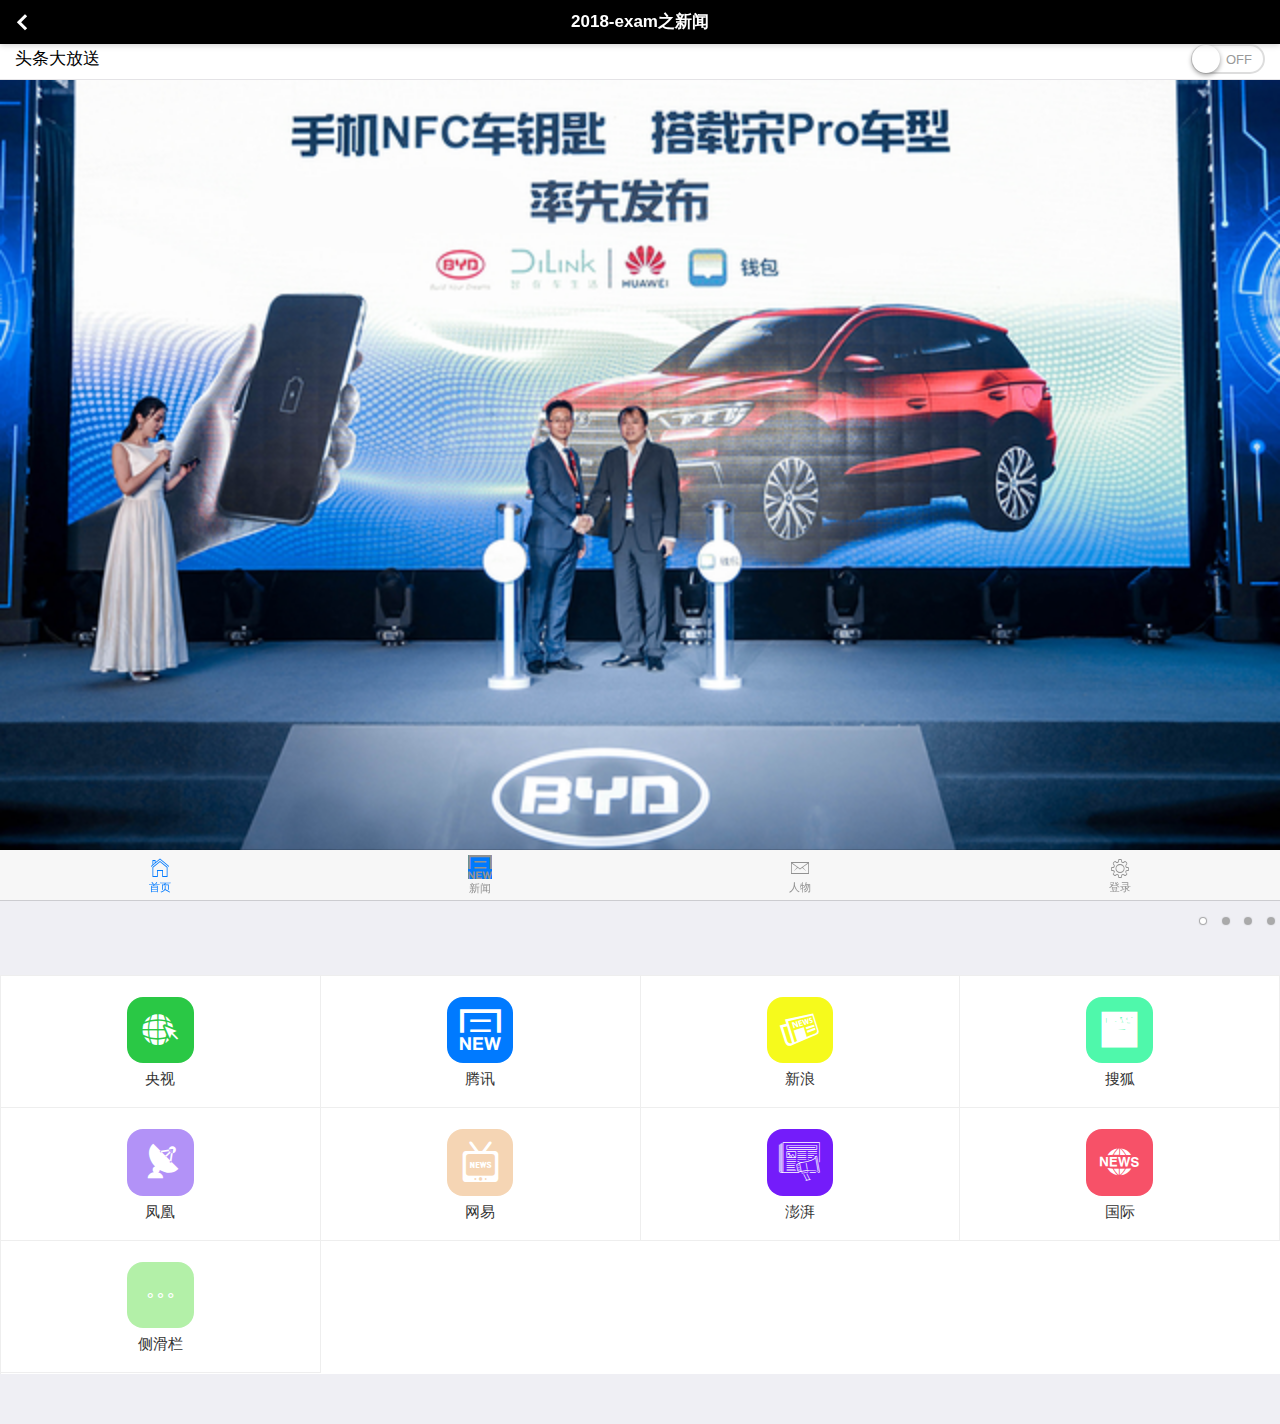
<file: 183014132刘心如-APP制作/qmxm/index.html>
<!DOCTYPE html>
<html>

	<head>
		<meta charset="utf-8">
		<title>Hello MUI</title>
		<meta name="viewport" content="width=device-width, initial-scale=1,maximum-scale=1,user-scalable=no">
		<meta name="apple-mobile-web-app-capable" content="yes">
		<meta name="apple-mobile-web-app-status-bar-style" content="black">

		<!--标准mui.css-->
		<link rel="stylesheet" href="css/mui.min.css">
		<link rel="stylesheet" href="css/exam.css">
		<link rel="stylesheet" type="text/css" href="fonts/iconfont.css"/>
		
		<!--App自定义的css-->
		<!--<link rel="stylesheet" type="text/css" href="../css/app.css"/>-->
	</head>

	<body>
		<header class="mui-bar mui-bar-nav">
			<a class="mui-action-back mui-icon mui-icon-left-nav mui-pull-left"></a>
			<h1 class="mui-title">2018-exam之新闻</h1>
		</header>
		<div class="mui-content">
			<ul class="mui-table-view mui-table-view-chevron">
				<li id="switch" class="mui-table-view-cell">
					头条大放送
					<div class="mui-switch">
						<div class="mui-switch-handle"></div>
					</div>
				</li>
			</ul>
			<div id="slider" class="mui-slider">
				<div class="mui-slider-group mui-slider-loop">
					<!-- 额外增加的一个节点(循环轮播：第一个节点是最后一张轮播) -->
					<div class="mui-slider-item mui-slider-item-duplicate">
						<a href="#">
							<img src="images/b4.jpeg">
							<p class="mui-slider-title">中国成功发射中巴地球资源卫星04A星等9颗卫星</p>
						</a>
					</div>
					<div class="mui-slider-item">
						<a href="#">
							<img src="images/b3.png">
							<p class="mui-slider-title">比亚迪和华为联手了</p>
						</a>
					</div>
					<div class="mui-slider-item">
						<a href="#">
							<img src="images/b1.jpg">
							<p class="mui-slider-title">澳门特区政府在金莲花广场举行升旗仪式</p>
						</a>
					</div>
					<div class="mui-slider-item">
						<a href="#">
							<img src="images/b4.jpeg">
							<p class="mui-slider-title">这枚“上海制造”火箭牛气！</p>
						</a>
					</div>
					<div class="mui-slider-item">
						<a href="#">
							<img src="images/b6.jpeg">
							<p class="mui-slider-title">阿里宣布新一轮组织升级</p>
						</a>
					</div>
					<!-- 额外增加的一个节点(循环轮播：最后一个节点是第一张轮播) -->
					<div class="mui-slider-item mui-slider-item-duplicate">
						<a href="#">
							<img src="images/b5.jpeg">
							<p class="mui-slider-title">十年IoT，腾讯不着急</p>
						</a>
					</div>
				</div>
				<div class="mui-slider-indicator mui-text-right">
					<div class="mui-indicator mui-active"></div>
					<div class="mui-indicator"></div>
					<div class="mui-indicator"></div>
					<div class="mui-indicator"></div>
				</div>
			</div>
		</div>
		<nav class="mui-bar mui-bar-tab">
		    <a class="mui-tab-item mui-active">
		        <span class="mui-icon mui-icon-home"></span>
		        <span class="mui-tab-label">首页</span>
		    </a>
		    <a class="mui-tab-item" href="imageviewer.html">
		        <span class="mui-icon iconfont icon-tengxun"></span>
		        <span class="mui-tab-label">新闻</span>
		    </a>
		    <a class="mui-tab-item" href="page1.html">
		        <span class="mui-icon mui-icon-email"></span>
		        <span class="mui-tab-label">人物</span>
		    </a>
		    <a class="mui-tab-item" href="login.html">
		        <span class="mui-icon mui-icon-gear"></span>
		        <span class="mui-tab-label">登录</span>
		    </a>
		</nav>
		<div class="mui-content">
		        <ul class="mui-table-view mui-grid-view mui-grid-9">
		            <li class="mui-table-view-cell mui-media mui-col-xs-4 mui-col-sm-3"><a href="http://news.cctv.com/">
		                    <span class="mui-icon iconfont icon-yangshi"></span>
		                    <div class="mui-media-body">央视</div></a></li>
		            <li class="mui-table-view-cell mui-media mui-col-xs-4 mui-col-sm-3"><a href="https://news.qq.com/">
		                    <span class="mui-icon iconfont icon-tengxun"></span>
		                    <div class="mui-media-body">腾讯</div></a></li>
		            <li class="mui-table-view-cell mui-media mui-col-xs-4 mui-col-sm-3"><a href="#">
		                    <span class="mui-icon iconfont icon-xinlang"></span>
		                    <div class="mui-media-body">新浪</div></a></li>
		            <li class="mui-table-view-cell mui-media mui-col-xs-4 mui-col-sm-3"><a href="http://news.sohu.com/">
		                    <span class="mui-icon iconfont icon-souhu"></span>
		                    <div class="mui-media-body">搜狐</div></a></li>
		            <li class="mui-table-view-cell mui-media mui-col-xs-4 mui-col-sm-3"><a href="http://news.ifeng.com/">
		                    <span class="mui-icon iconfont icon-fenghuang"></span>
		                    <div class="mui-media-body">凤凰</div></a></li>
		            <li class="mui-table-view-cell mui-media mui-col-xs-4 mui-col-sm-3"><a href="https://news.163.com/">
		                    <span class="mui-icon iconfont icon-wangyi"></span>
		                    <div class="mui-media-body">网易</div></a></li>
		            <li class="mui-table-view-cell mui-media mui-col-xs-4 mui-col-sm-3"><a href="http://www.thepaper.cn/">
		                    <span class="mui-icon iconfont icon-pengpai"></span>
		                    <div class="mui-media-body">澎湃</div></a></li>
		            <li class="mui-table-view-cell mui-media mui-col-xs-4 mui-col-sm-3"><a href="http://www.cri.cn/index.html">
		                    <span class="mui-icon iconfont icon-guoji"></i></span>
		                    <div class="mui-media-body">国际</div></a></li>
		           <li class="mui-table-view-cell mui-media mui-col-xs-4 mui-col-sm-3"><a href="offcanvas-drag-left.html">
		                    <span class="mui-icon mui-icon-more"></span>
		                    <div class="mui-media-body">侧滑栏</div></a></li>
		        </ul> 
		</div>
	</body>
	<script src="js/mui.min.js"></script>
	<script>
		mui.init({
			swipeBack:true //启用右滑关闭功能
		});
		var slider = mui("#slider");
		document.getElementById("switch").addEventListener('toggle', function(e) {
			if (e.detail.isActive) {
				slider.slider({
					interval: 5000
				});
			} else {
				slider.slider({
					interval: 0
				});
			}
		});
	</script>
		<script >
        	mui.init();   	mui('body').on('tap','a',function(){document.location.href=this.href;});
	   </script>
</html>
</file>
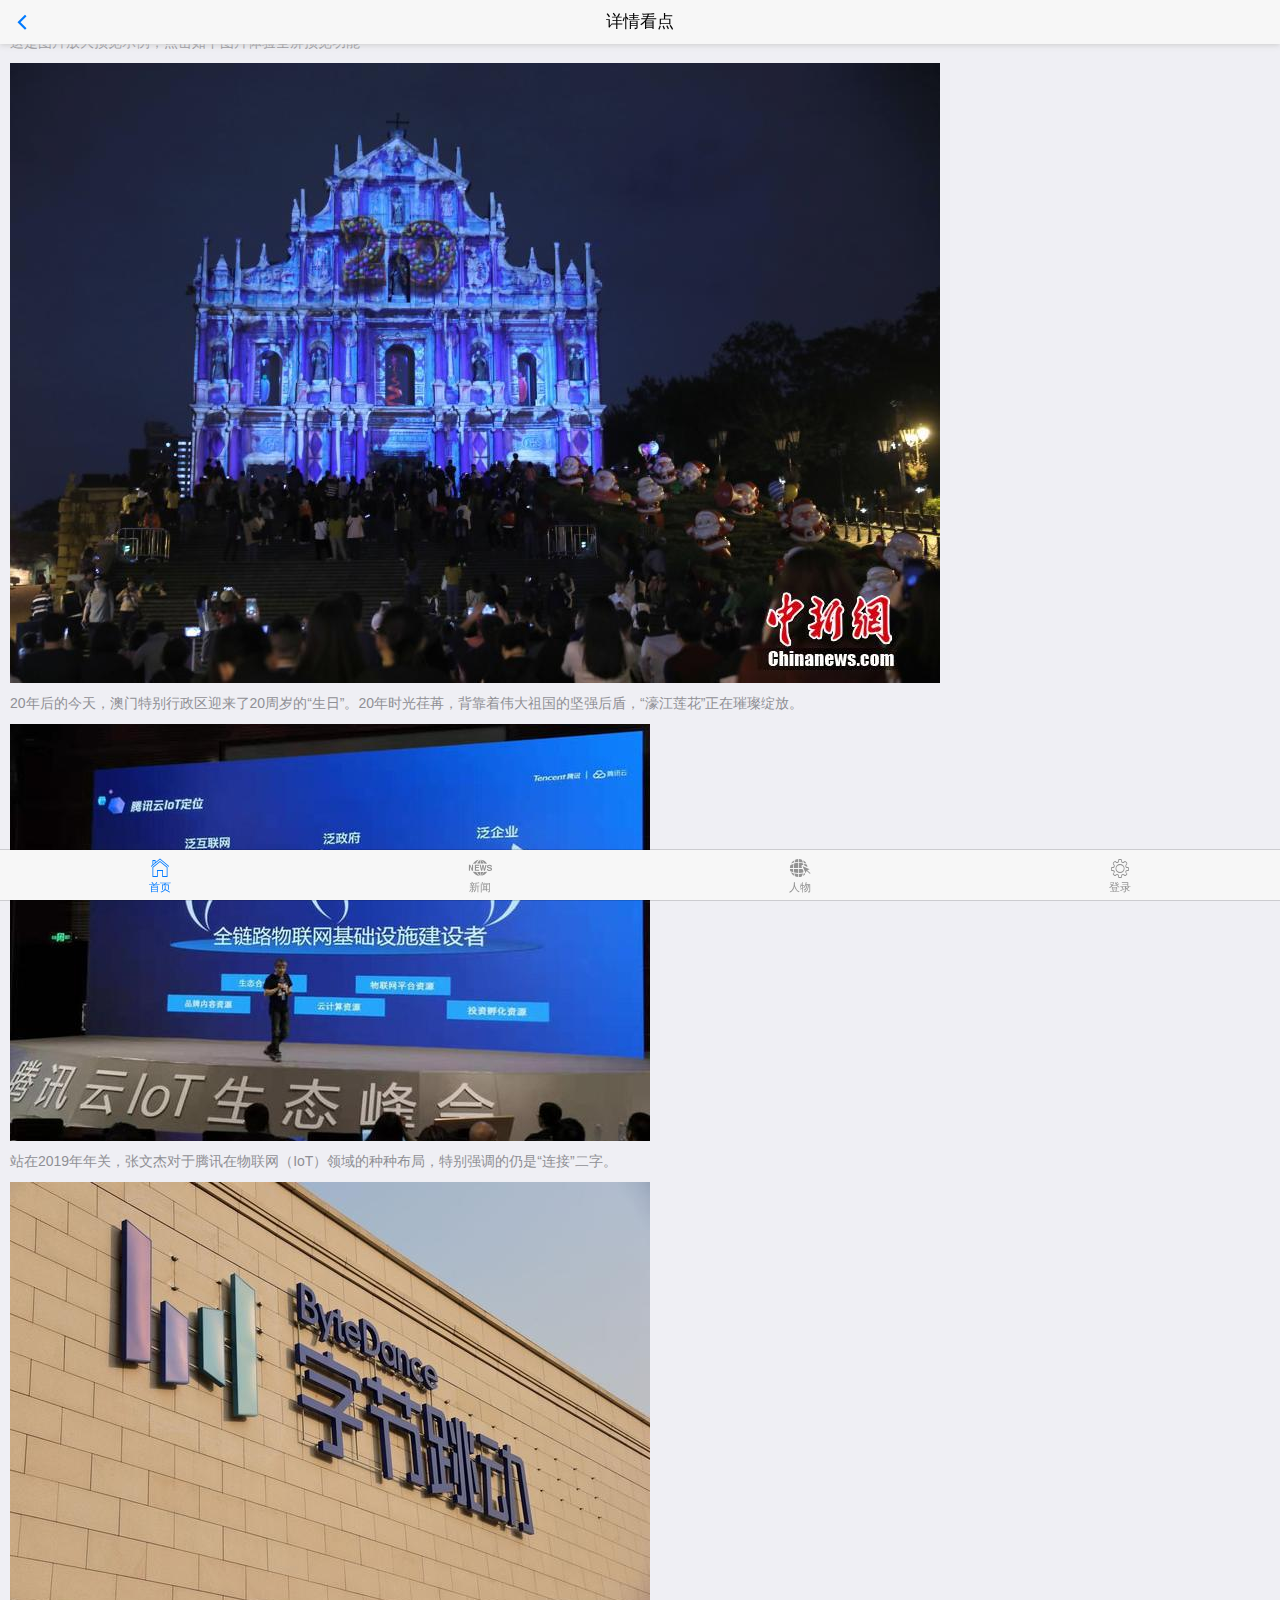
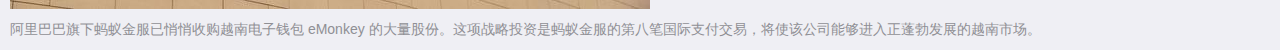
<file: 183014132刘心如-APP制作/qmxm/imageviewer.html>
<html>

	<head>
		<meta charset="utf-8">
		<title>Hello MUI</title>
		<meta name="viewport" content="width=device-width, initial-scale=1,maximum-scale=1,user-scalable=no">
		<meta name="apple-mobile-web-app-capable" content="yes">
		<meta name="apple-mobile-web-app-status-bar-style" content="black">
		<!--标准mui.css-->
		<link rel="stylesheet" href="css/mui.min.css">
		<link rel="stylesheet" type="text/css" href="fonts/iconfont.css"/>
		<!--App自定义的css-->
		<style type="text/css">
			.mui-preview-image.mui-fullscreen {
				position: fixed;
				z-index: 20;
				background-color: #000;
			}
			.mui-preview-header,
			.mui-preview-footer {
				position: absolute;
				width: 100%;
				left: 0;
				z-index: 10;
			}
			.mui-preview-header {
				height: 44px;
				top: 0;
			}
			.mui-preview-footer {
				height: 50px;
				bottom: 0px;
			}
			.mui-preview-header .mui-preview-indicator {
				display: block;
				line-height: 25px;
				color: #fff;
				text-align: center;
				margin: 15px auto 4;
				width: 70px;
				background-color: rgba(0, 0, 0, 0.4);
				border-radius: 12px;
				font-size: 16px;
			}
			.mui-preview-image {
				display: none;
				-webkit-animation-duration: 0.5s;
				animation-duration: 0.5s;
				-webkit-animation-fill-mode: both;
				animation-fill-mode: both;
			}
			.mui-preview-image.mui-preview-in {
				-webkit-animation-name: fadeIn;
				animation-name: fadeIn;
			}
			.mui-preview-image.mui-preview-out {
				background: none;
				-webkit-animation-name: fadeOut;
				animation-name: fadeOut;
			}
			.mui-preview-image.mui-preview-out .mui-preview-header,
			.mui-preview-image.mui-preview-out .mui-preview-footer {
				display: none;
			}
			.mui-zoom-scroller {
				position: absolute;
				display: -webkit-box;
				display: -webkit-flex;
				display: flex;
				-webkit-box-align: center;
				-webkit-align-items: center;
				align-items: center;
				-webkit-box-pack: center;
				-webkit-justify-content: center;
				justify-content: center;
				left: 0;
				right: 0;
				bottom: 0;
				top: 0;
				width: 100%;
				height: 100%;
				margin: 0;
				-webkit-backface-visibility: hidden;
			}
			.mui-zoom {
				-webkit-transform-style: preserve-3d;
				transform-style: preserve-3d;
			}
			.mui-slider .mui-slider-group .mui-slider-item img {
				width: auto;
				height: auto;
				max-width: 100%;
				max-height: 100%;
			}
			.mui-android-4-1 .mui-slider .mui-slider-group .mui-slider-item img {
				width: 100%;
			}
			.mui-android-4-1 .mui-slider.mui-preview-image .mui-slider-group .mui-slider-item {
				display: inline-table;
			}
			.mui-android-4-1 .mui-slider.mui-preview-image .mui-zoom-scroller img {
				display: table-cell;
				vertical-align: middle;
			}
			.mui-preview-loading {
				position: absolute;
				width: 100%;
				height: 100%;
				top: 0;
				left: 0;
				display: none;
			}
			.mui-preview-loading.mui-active {
				display: block;
			}
			.mui-preview-loading .mui-spinner-white {
				position: absolute;
				top: 50%;
				left: 50%;
				margin-left: -25px;
				margin-top: -25px;
				height: 50px;
				width: 50px;
			}
			.mui-preview-image img.mui-transitioning {
				-webkit-transition: -webkit-transform 0.5s ease, opacity 0.5s ease;
				transition: transform 0.5s ease, opacity 0.5s ease;
			}
			@-webkit-keyframes fadeIn {
				0% {
					opacity: 0;
				}
				100% {
					opacity: 1;
				}
			}
			@keyframes fadeIn {
				0% {
					opacity: 0;
				}
				100% {
					opacity: 1;
				}
			}
			@-webkit-keyframes fadeOut {
				0% {
					opacity: 1;
				}
				100% {
					opacity: 0;
				}
			}
			@keyframes fadeOut {
				0% {
					opacity: 1;
				}
				100% {
					opacity: 0;
				}
			}
			p img {
				max-width: 100%;
				height: auto;
			}
		</style>

	</head>

	<body>
		<header class="mui-bar mui-bar-nav">
			<a class="mui-action-back mui-icon mui-icon-left-nav mui-pull-left"></a>
			<h1 class="mui-title">详情看点</h1>
		</header>
		<div class="mui-content">
			<div class="mui-content-padded">
				<p>这是图片放大预览示例，点击如下图片体验全屏预览功能</p>
				<p>
					<img src="images/b1.jpg" data-preview-src="" data-preview-group="1" />
				</p>
				<p>20年后的今天，澳门特别行政区迎来了20周岁的“生日”。20年时光荏苒，背靠着伟大祖国的坚强后盾，“濠江莲花”正在璀璨绽放。</p>
				<p>
					<img src="images/b5.jpeg" data-preview-src="" data-preview-group="1" />
				</p>
				<p>站在2019年年关，张文杰对于腾讯在物联网（IoT）领域的种种布局，特别强调的仍是“连接”二字。 </p>
				<p>
					<img src="images/b6.jpeg" data-preview-src="" data-preview-group="1" />
				</p>
				<p>阿里巴巴旗下蚂蚁金服已悄悄收购越南电子钱包 eMonkey 的大量股份。这项战略投资是蚂蚁金服的第八笔国际支付交易，将使该公司能够进入正蓬勃发展的越南市场。</p>
			</div>
		</div>
		<nav class="mui-bar mui-bar-tab">
		    <a class="mui-tab-item mui-active" href="index.html">
		        <span class="mui-icon mui-icon-home"></span>
		        <span class="mui-tab-label">首页</span>
		    </a>
		    <a class="mui-tab-item" href="imageviewer.html">
		        <span class="mui-icon iconfont icon-guoji"></span>
		        <span class="mui-tab-label">新闻</span>
		    </a>
		    <a class="mui-tab-item" href="page1.html">
		        <span class="mui-icon iconfont icon-renwu"></span>
		        <span class="mui-tab-label">人物</span>
		    </a>
		    <a class="mui-tab-item" href="login.html">
		        <span class="mui-icon mui-icon-gear"></span>
		        <span class="mui-tab-label">登录</span>
		    </a>
		</nav>
	</body>
	<script src="js/mui.min.js"></script>
	<script src="js/mui.zoom.js"></script>
	<script src="js/mui.previewimage.js"></script>
	<script>
		mui.previewImage();
	</script>
    <script >
        	mui.init();   	mui('body').on('tap','a',function(){document.location.href=this.href;});
	   </script>
</html>
</file>
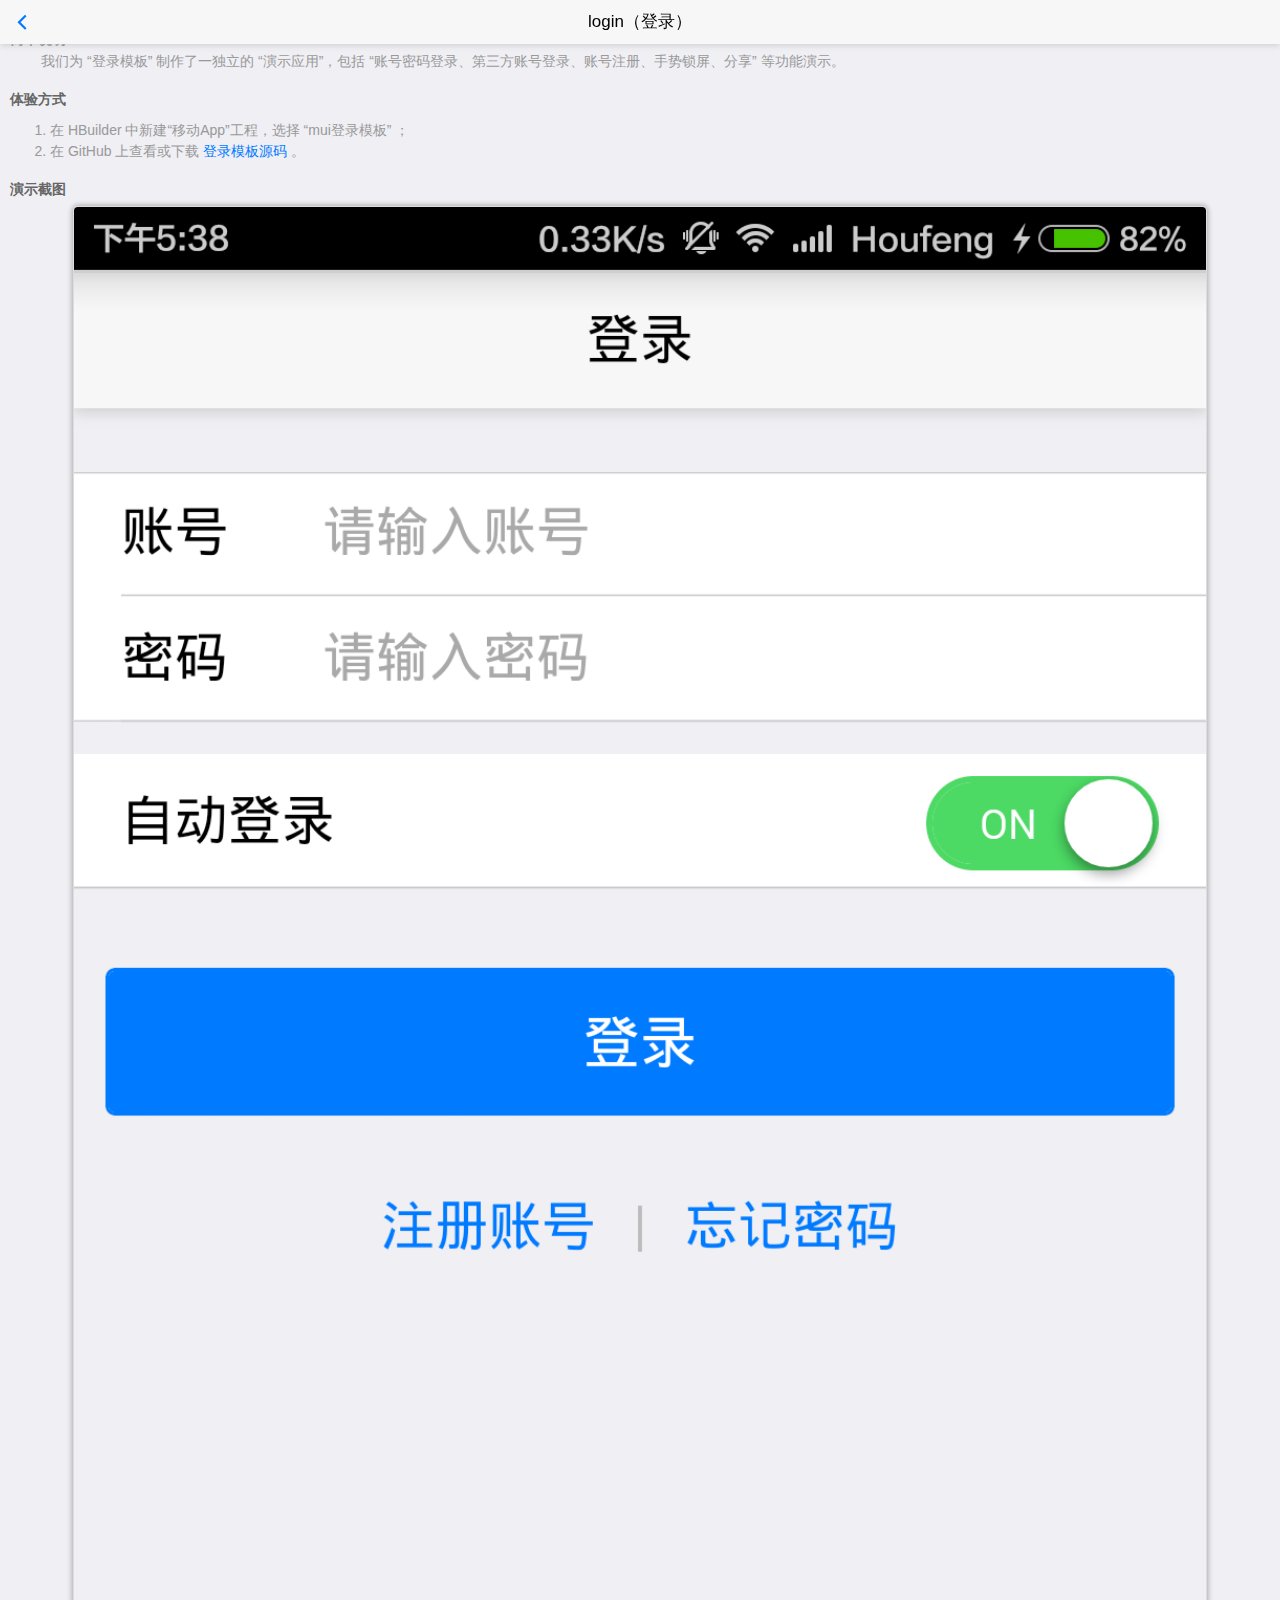
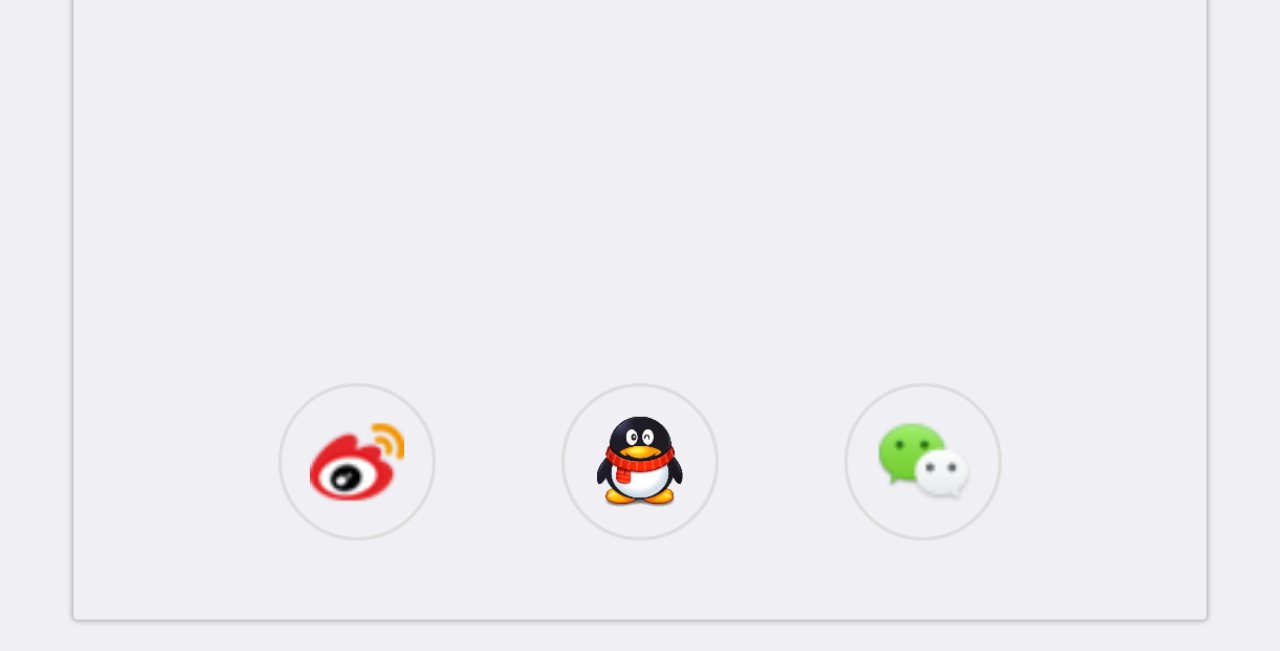
<file: 183014132刘心如-APP制作/qmxm/login.html>
<!DOCTYPE html>
<html>

	<head>
		<meta charset="utf-8">
		<meta name="viewport" content="width=device-width,initial-scale=1,minimum-scale=1,maximum-scale=1,user-scalable=no" />
		<title></title>
		<link href="css/mui.min.css" rel="stylesheet" />
		<!--App自定义的css-->
		<link rel="stylesheet" type="text/css" href="css/app.css" />
		<style>
			h5,
			p,
			ol,
			li {
				color: #666;
				font-size: 14px;
			}
			h5 {
				font-weight: bold;
			}
			p,
			ol {
				padding: 5px auto;
				margin-bottom: 20px;
			}
			p,
			li {
				color: #999;
			}
			img {
				width: 90%;
				border: solid 1px #ddd;
				border-radius: 5px;
				box-shadow: 0px 0px 5px 1px #aaa;
				margin: 5px auto;
			}
		</style>
	</head>

	<body>
		<header class="mui-bar mui-bar-nav">
			<a class="mui-action-back mui-icon mui-icon-left-nav mui-pull-left"></a>
			<h1 class="mui-title">login（登录）</h1>
		</header>
		<div class="mui-content">
			<div class="mui-content-padded">
				<h5>简单说明</h5>
				<p>
					&nbsp;&nbsp;&nbsp;&nbsp;&nbsp;&nbsp;&nbsp;&nbsp;我们为 “登录模板” 制作了一独立的 “演示应用”，包括 “账号密码登录、第三方账号登录、账号注册、手势锁屏、分享” 等功能演示。
				</p>
				<h5>体验方式</h5>
				<ol>
					<li>在 HBuilder 中新建“移动App”工程，选择 “mui登录模板” ；</li>
					<li>在 GitHub 上查看或下载 <a _src='https://github.com/dcloudio/mui/tree/master/examples/login'>登录模板源码</a> 。
					</li>
				</ol>
				<h5>演示截图</h5>
				<p style="text-align: center;">
					<img src="images/login-1.png" />
				</p>
			</div>
		</div>
		<script src="js/mui.min.js"></script>
		<script type="text/javascript" charset="utf-8">
			(function(mui, window, document, undefined) {
				mui.init();
				var qsa = function() {
					return [].slice.call(document.querySelectorAll.apply(document, arguments));
				};
				qsa("[_src]").forEach(function(item) {
					item.addEventListener('tap', function() {
						var url = this.getAttribute('_src');
						if (url) {
							plus.runtime.openURL(url);
						};
					}, false);
				});
			})(mui, window, document, undefined);
		</script>
	</body>

</html>
</file>
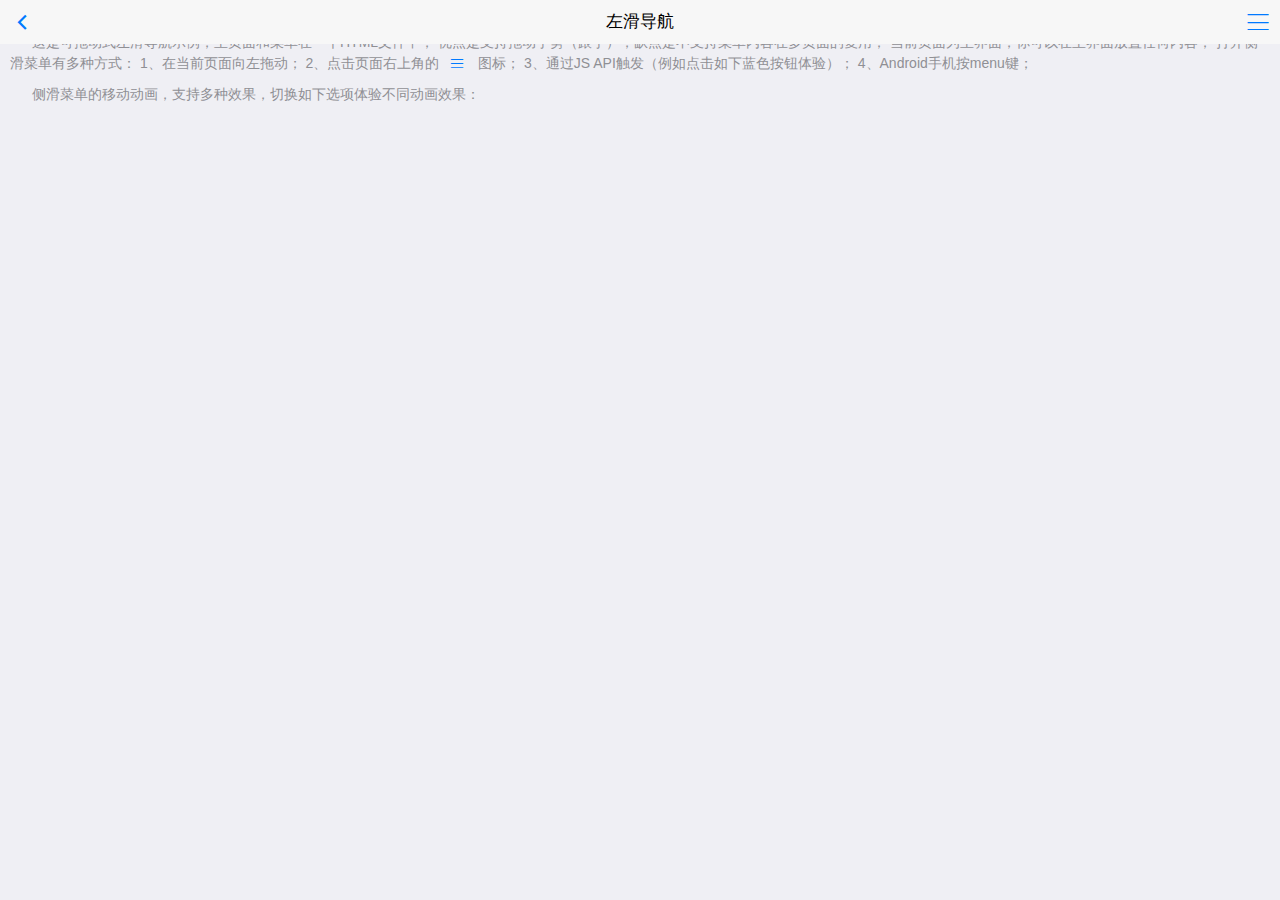
<file: 183014132刘心如-APP制作/qmxm/offcanvas-drag-left.html>
<!DOCTYPE html>
<html>

	<head>
		<meta charset="utf-8">
		<title>Hello MUI</title>
		<meta name="viewport" content="width=device-width, initial-scale=1,maximum-scale=1,user-scalable=no">
		<meta name="apple-mobile-web-app-capable" content="yes">
		<meta name="apple-mobile-web-app-status-bar-style" content="black">

		<link rel="stylesheet" href="css/mui.min.css">
		<style>
			html,
			body {
				background-color: #efeff4;
			}
			p {
				text-indent: 22px;
			}
			span.mui-icon {
				font-size: 14px;
				color: #007aff;
				margin-left: -15px;
				padding-right: 10px;
			}
			.mui-off-canvas-right {
				color: #fff;
			}
			.title {
				margin: 35px 15px 10px;
			}
			.title+.content {
				margin: 10px 15px 35px;
				color: #bbb;
				text-indent: 1em;
				font-size: 14px;
				line-height: 24px;
			}
			input {
				color: #000;
			}
		</style>
	</head>

	<body>
		<!--侧滑菜单容器-->
		<div id="offCanvasWrapper" class="mui-off-canvas-wrap mui-draggable">
			<!--菜单部分-->
			<aside id="offCanvasSide" class="mui-off-canvas-right">
				<div id="offCanvasSideScroll" class="mui-scroll-wrapper">
					<div class="mui-scroll">
						<div class="title">侧滑导航</div>
						<div class="content">
							这是可拖动式侧滑菜单示例，你可以在这里放置任何内容；关闭侧滑菜单有多种方式： 1.在手机屏幕任意位置向右拖动(drag)；2.点击本侧滑菜单页之外的任意位置; 3.点击如下红色按钮
							<span class="android-only">；4.Android手机按back键；5.Android手机按menu键
							</span>。
							
						</div>
						<div class="title" style="margin-bottom: 25px;">侧滑列表示例</div>
						<ul class="mui-table-view mui-table-view-chevron mui-table-view-inverted">
							<li class="mui-table-view-cell">
								<a class="mui-navigate-right">
									广州非遗
								</a>
							</li>
							<li class="mui-table-view-cell">
								<a class="mui-navigate-right">
									东莞非遗
								</a>
							</li>
							<li class="mui-table-view-cell">
								<a class="mui-navigate-right">
									梅州非遗
								</a>
							</li>
							<li class="mui-table-view-cell">
								<a class="mui-navigate-right">
									江西非遗
								</a>
							</li>
							<li class="mui-table-view-cell">
								<a class="mui-navigate-right">
									非遗
								</a>
							</li>
							<li class="mui-table-view-cell">
								<a class="mui-navigate-right">
								非遗
							</a>
							</li>

						</ul>
					</div>
				</div>
			</aside>
			<div class="mui-inner-wrap">
				<header class="mui-bar mui-bar-nav">
					<a class="mui-action-back mui-icon mui-icon-back mui-pull-left"></a>
					<a id="offCanvasBtn" href="#offCanvasSide" class="mui-icon mui-action-menu mui-icon-bars mui-pull-right"></a>
					<h1 class="mui-title">左滑导航</h1>
				</header>
				<div id="offCanvasContentScroll" class="mui-content mui-scroll-wrapper">
					<div class="mui-scroll">
						<div class="mui-content-padded">
							<p>这是可拖动式左滑导航示例，主页面和菜单在一个HTML文件中， 优点是支持拖动手势（跟手），缺点是不支持菜单内容在多页面的复用； 当前页面为主界面，你可以在主界面放置任何内容； 打开侧滑菜单有多种方式： 1、在当前页面向左拖动； 2、点击页面右上角的
								<span class="mui-icon mui-icon-bars"></span> 图标； 3、通过JS API触发（例如点击如下蓝色按钮体验）；
								<span class="android-only">4、Android手机按menu键；</span>
							</p>
							
							<p>侧滑菜单的移动动画，支持多种效果，切换如下选项体验不同动画效果：</p>

						</div>

						

					</div>
				</div>
				<!-- off-canvas backdrop -->
				<div class="mui-off-canvas-backdrop"></div>
			</div>
		</div>
		<script src="js/mui.min.js"></script>
		<script>
			mui.init({
				swipeBack: false,
			});
			 //侧滑容器父节点
			var offCanvasWrapper = mui('#offCanvasWrapper');
			 //主界面容器
			var offCanvasInner = offCanvasWrapper[0].querySelector('.mui-inner-wrap');
			 //菜单容器
			var offCanvasSide = document.getElementById("offCanvasSide");
			 //Android暂不支持整体移动动画
			if (!mui.os.android) {
				document.getElementById("move-togger").classList.remove('mui-hidden');
				var spans = document.querySelectorAll('.android-only');
				for (var i = 0, len = spans.length; i < len; i++) {
					spans[i].style.display = "none";
				}
			}
			 //移动效果是否为整体移动
			var moveTogether = false;
			 //侧滑容器的class列表，增加.mui-slide-in即可实现菜单移动、主界面不动的效果；
			var classList = offCanvasWrapper[0].classList;
			 //变换侧滑动画移动效果；
			mui('.mui-input-group').on('change', 'input', function() {
				if (this.checked) {
					offCanvasSide.classList.remove('mui-transitioning');
					offCanvasSide.setAttribute('style', '');
					classList.remove('mui-slide-in');
					classList.remove('mui-scalable');
					switch (this.value) {
						case 'main-move':
							if (moveTogether) {
								//仅主内容滑动时，侧滑菜单在off-canvas-wrap内，和主界面并列
								offCanvasWrapper[0].insertBefore(offCanvasSide, offCanvasWrapper[0].firstElementChild);
								moveTogether = false;
							}
							break;
						case 'main-move-scalable':
							if (moveTogether) {
								//仅主内容滑动时，侧滑菜单在off-canvas-wrap内，和主界面并列
								offCanvasWrapper[0].insertBefore(offCanvasSide, offCanvasWrapper[0].firstElementChild);
							}
							classList.add('mui-scalable');
							break;
						case 'menu-move':
							classList.add('mui-slide-in');
							break;
						case 'all-move':
							moveTogether = true;
							//整体滑动时，侧滑菜单在inner-wrap内
							offCanvasInner.insertBefore(offCanvasSide, offCanvasInner.firstElementChild);
							break;
					}
					offCanvasWrapper.offCanvas().refresh();
				}
			});
			document.getElementById('offCanvasShow').addEventListener('tap', function() {
				offCanvasWrapper.offCanvas('show');
			});
			document.getElementById('offCanvasHide').addEventListener('tap', function() {
				offCanvasWrapper.offCanvas('close');
			});
			 //主界面和侧滑菜单界面均支持区域滚动；
			mui('#offCanvasSideScroll').scroll();
			mui('#offCanvasContentScroll').scroll();
			 //实现ios平台的侧滑关闭页面；
			if (mui.os.plus && mui.os.ios) {
				offCanvasWrapper[0].addEventListener('shown', function(e) { //菜单显示完成事件
					plus.webview.currentWebview().setStyle({
						'popGesture': 'none'
					});
				});
				offCanvasWrapper[0].addEventListener('hidden', function(e) { //菜单关闭完成事件
					plus.webview.currentWebview().setStyle({
						'popGesture': 'close'
					});
				});
			}
		</script>
	</body>

</html>
</file>
<file: 183014132刘心如-APP制作/qmxm/css/exam.css>
.mui-bar-nav{
	background-color: #000000;
}
.mui-bar-nav .mui-title,.mui-bar-nav a{
	color: #FFFFFF;
	font-weight: 600;
}
.mui-grid-view.mui-grid-9{background: #FFFFFF;}
.mui-table-view.mui-grid-view .mui-table-view-cell span{
	font-size: 2em;
	padding: 0.8rem;
	color: #FFFFFF;
	text-align: center;
	border-radius: 1rem;
	background-image: none;
}
.mui-icon.icon-yangshi{
	background-color: #2AC845;
}
.icon-tengxun{
	background-color: #007AFF;
}
.icon-xinlang{
	background-color: #F6FA1C;
}
.icon-souhu{
	background-color: #4FF8AB;
}
.icon-fenghuang{
	background-color: #B292F7;
}
.icon-wangyi{
	background-color: #F5D5B4;
}
.icon-pengpai{
	background-color: #741CFA;
}
.icon-guoji{
	background-color: #F75168;
}
.mui-icon-more{
	background-color: #B3F0A8;
}
</file>
<file: 183014132刘心如-APP制作/qmxm/fonts/iconfont.css>
@font-face {font-family: "iconfont";
  src: url('iconfont.eot?t=1576841303028'); /* IE9 */
  src: url('iconfont.eot?t=1576841303028#iefix') format('embedded-opentype'), /* IE6-IE8 */
  url('[data-uri]') format('woff2'),
  url('iconfont.woff?t=1576841303028') format('woff'),
  url('iconfont.ttf?t=1576841303028') format('truetype'), /* chrome, firefox, opera, Safari, Android, iOS 4.2+ */
  url('iconfont.svg?t=1576841303028#iconfont') format('svg'); /* iOS 4.1- */
}

.iconfont {
  font-family: "iconfont" !important;
  font-size: 16px;
  font-style: normal;
  -webkit-font-smoothing: antialiased;
  -moz-osx-font-smoothing: grayscale;
}

.icon-xinlang:before {
  content: "\e621";
}

.icon-guoji:before {
  content: "\e646";
}

.icon-pengpai:before {
  content: "\e62a";
}

.icon-wangyi:before {
  content: "\e610";
}

.icon-fenghuang:before {
  content: "\e619";
}

.icon-souhu:before {
  content: "\e664";
}

.icon-tengxun:before {
  content: "\e615";
}

.icon-yangshi:before {
  content: "\e63a";
}
.icon-renwu:before {
  content: "\e63a";
}
</file>
<file: 183014132刘心如-APP制作/qmxm/css/app.css>
/*
 *这是单独为hello mui准备的个性化css，可以覆盖标准mui的css定义；
 * 在实际项目开发时，建议为App单独写一个css文件，从而实现项目的自定义皮肤功能；
 * 
 * */
.mui-plus header.mui-bar{
	display: none;
}
.mui-plus .mui-bar-nav~.mui-content{
	padding: 0;
}

/*hm开头的表示仅为 Hello MUI示例定义*/
.hm-description{
	margin: .5em 0;
}

.hm-description>li {
	font-size: 14px;
	color: #8f8f94;
}
</file>
